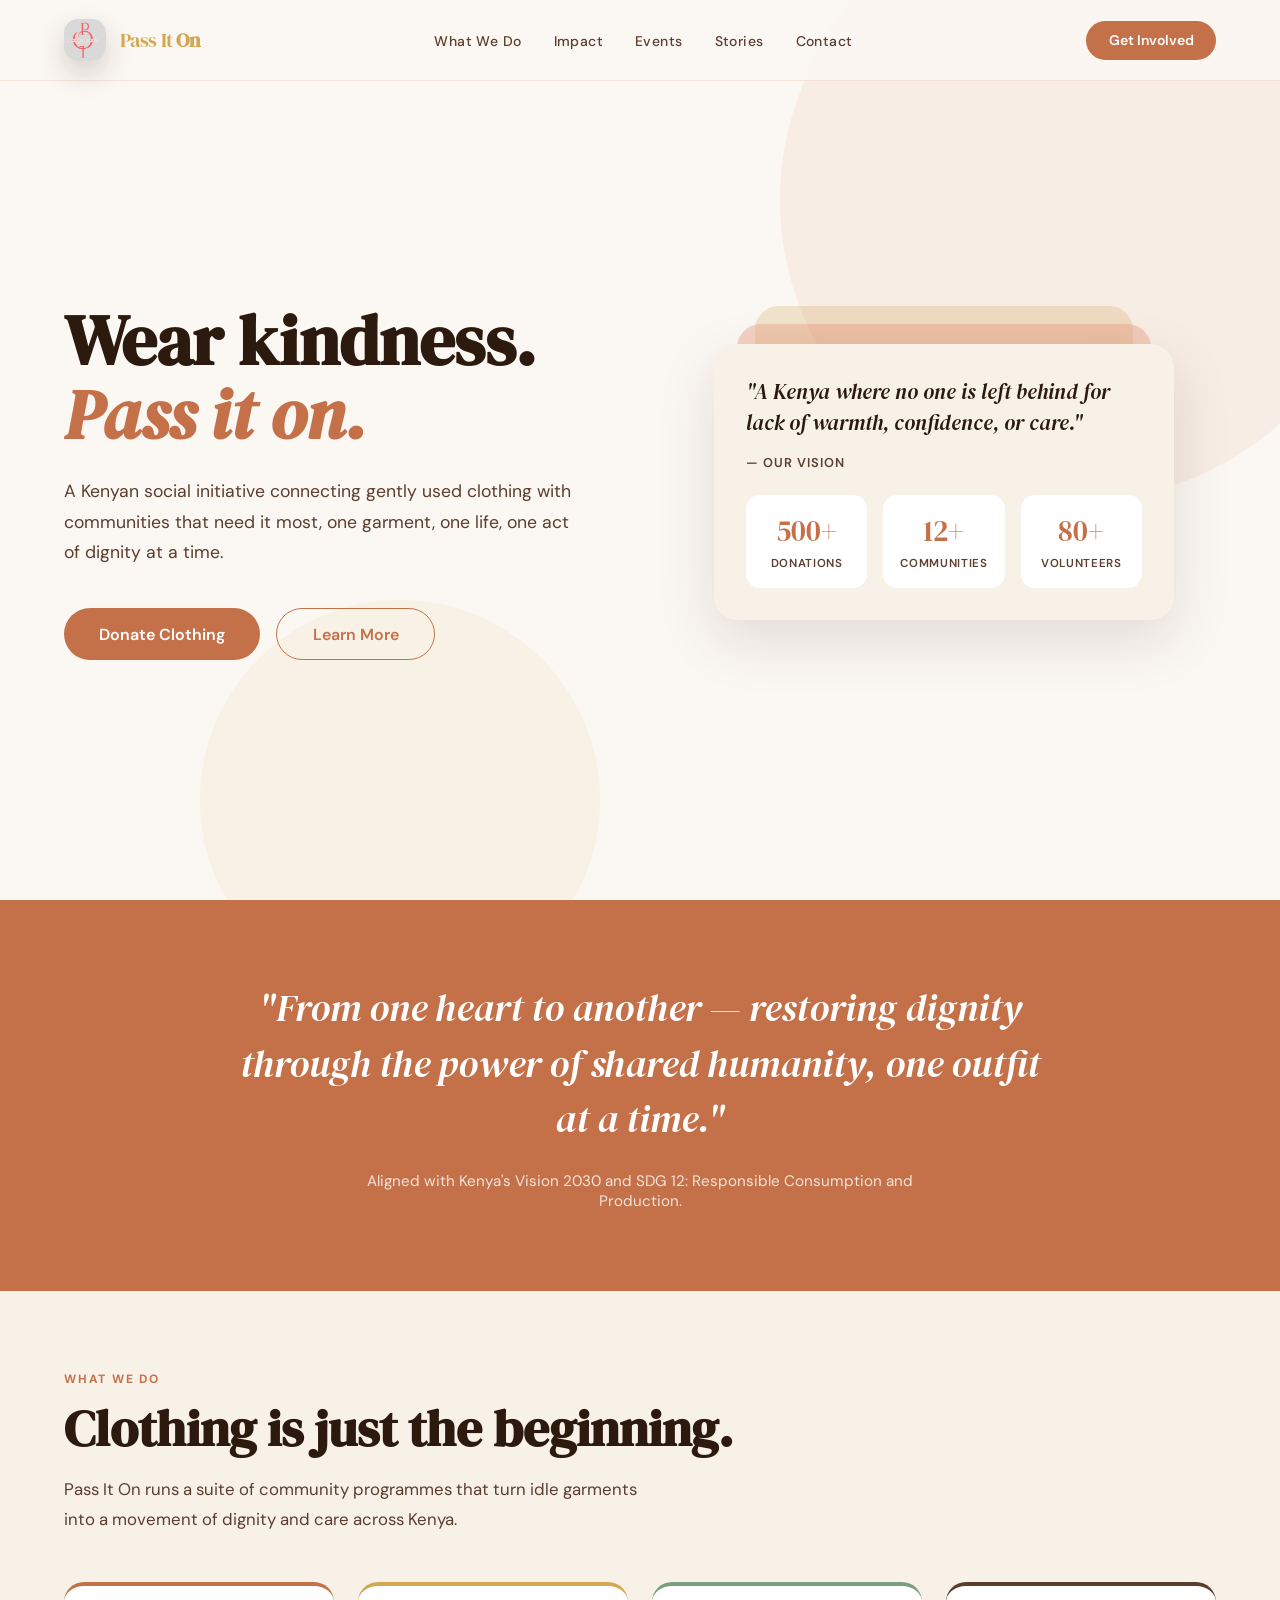
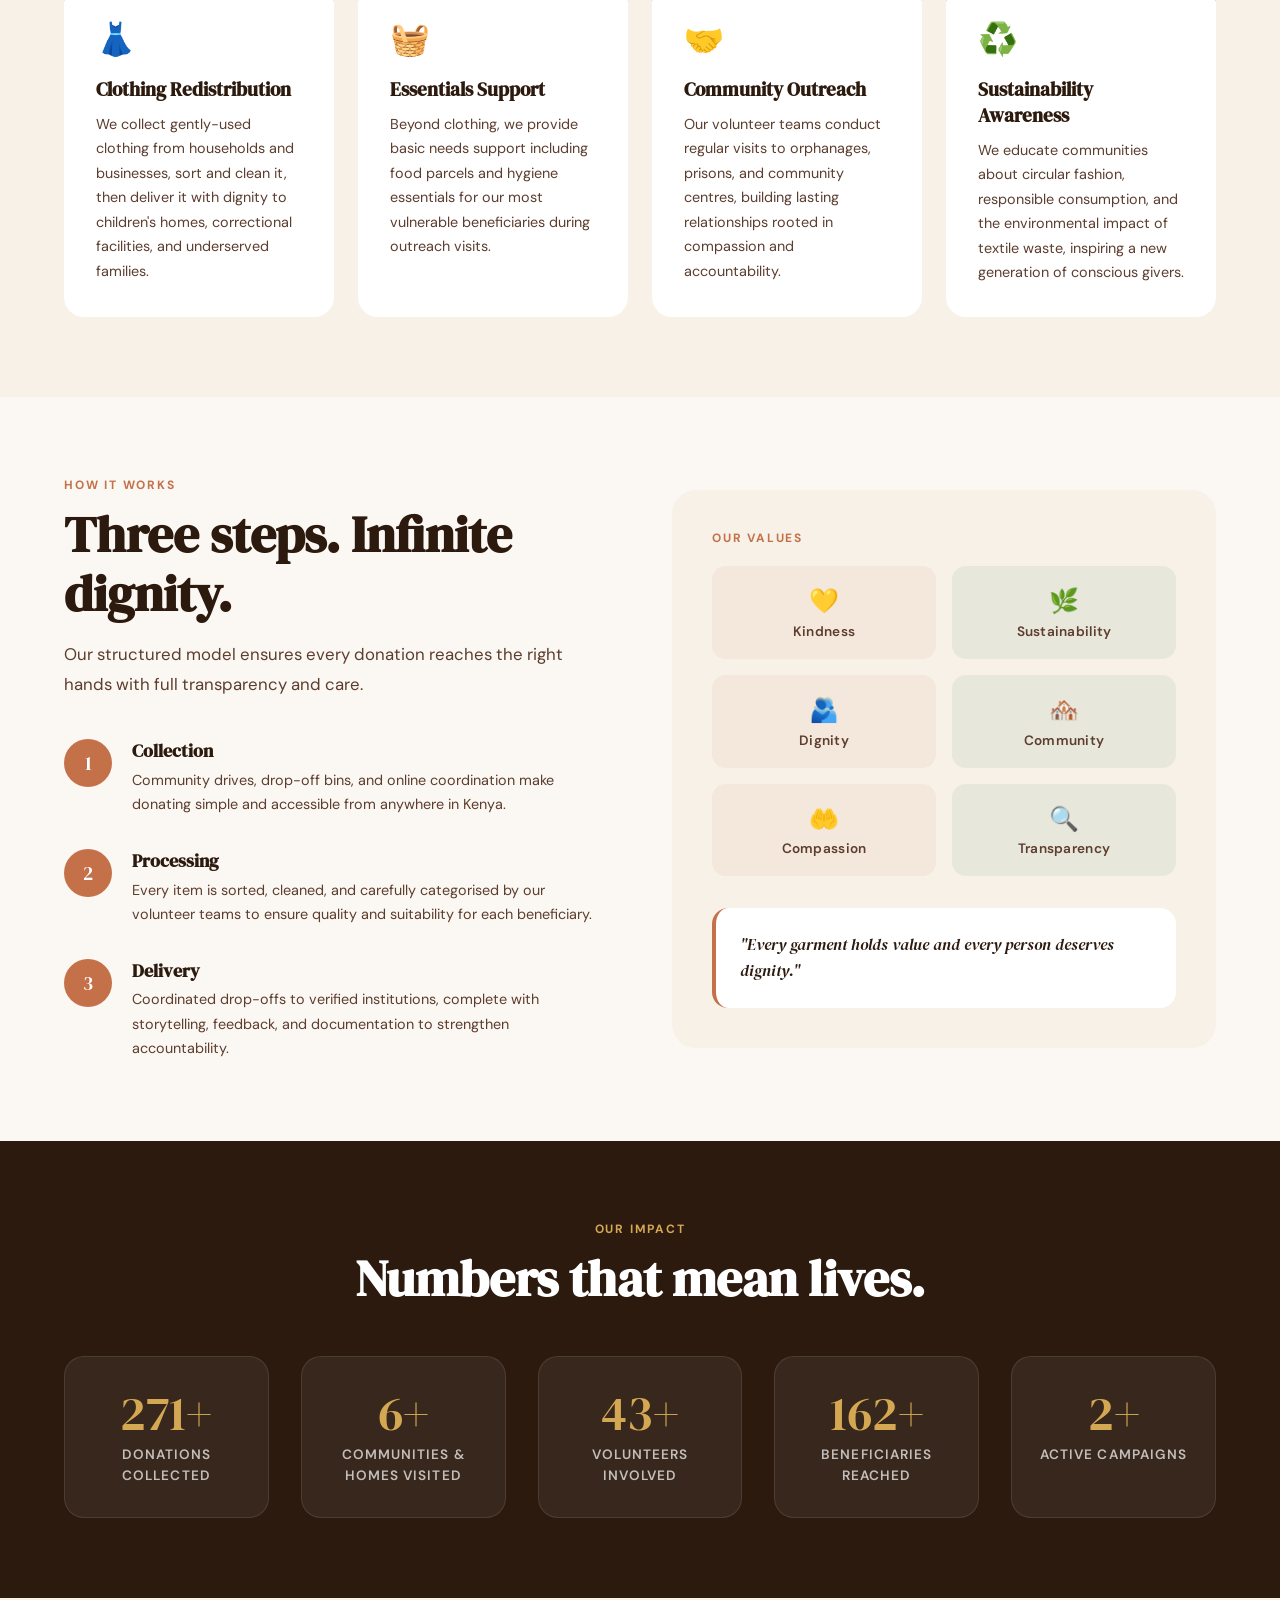
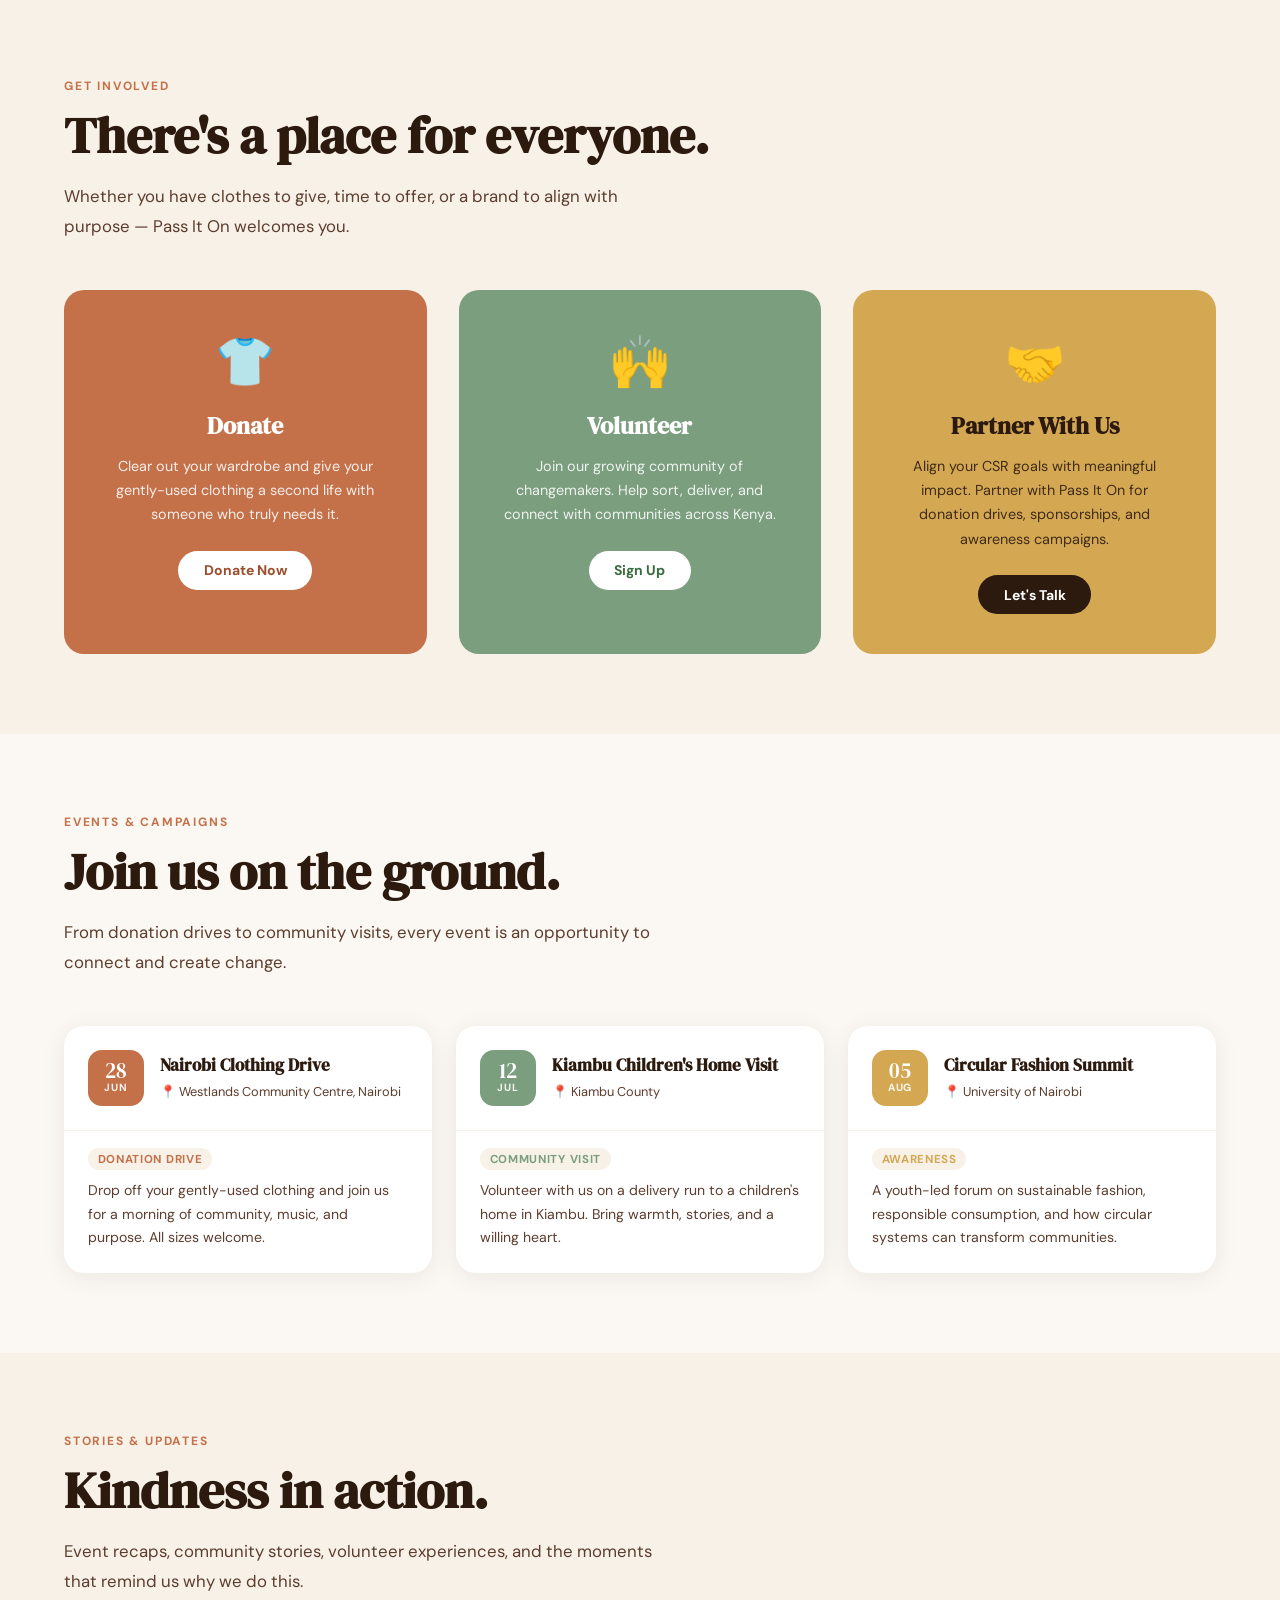
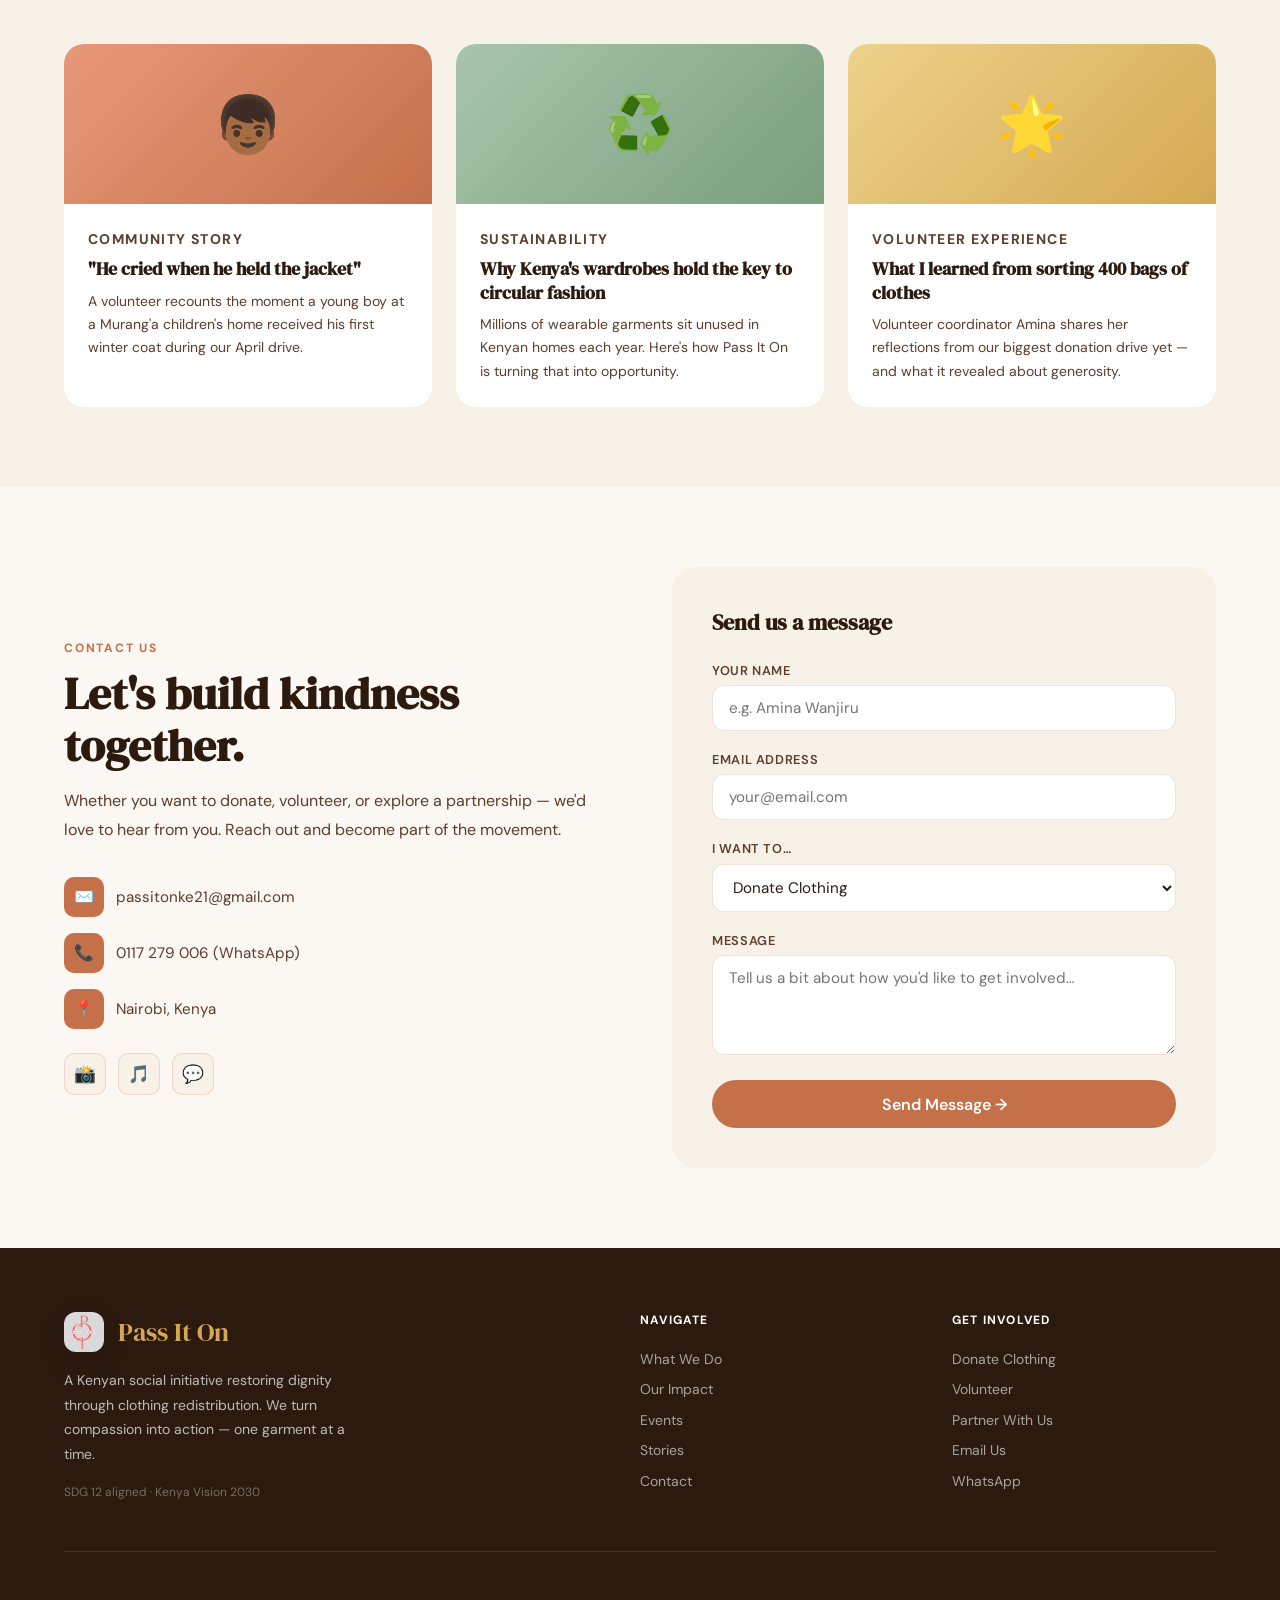
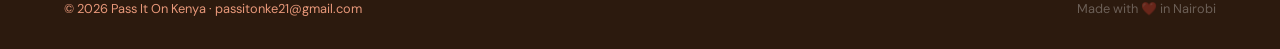
<file: index.html>
<!DOCTYPE html>
<html lang="en">
<head>
<meta charset="UTF-8" />
<meta name="viewport" content="width=device-width, initial-scale=1.0" />
<title>Pass It On – Wear Kindness. Pass It On.</title>
<link href="https://fonts.googleapis.com/css2?family=DM+Serif+Display:ital@0;1&family=DM+Sans:wght@300;400;500;600&display=swap" rel="stylesheet" />
<link rel="stylesheet" href="style.css" />

</head>
<body>

<!-- NAV -->
<nav>
  <a class="nav-logo" href="#">
    <img src="pass-it-on-logo.jpeg" alt="Pass It On logo" />
    <span>Pass It <strong>On</strong></span>
  </a>
  <button class="nav-toggle" aria-label="Toggle navigation">☰</button>
  <ul class="nav-links">
    <li><a href="#what-we-do">What We Do</a></li>
    <li><a href="#impact">Impact</a></li>
    <li><a href="#events">Events</a></li>
    <li><a href="#blog">Stories</a></li>
    <li><a href="#contact">Contact</a></li>
  </ul>
  <a class="btn btn-clay" href="#get-involved">Get Involved</a>
</nav>

<!-- HERO -->
<section id="hero">
  <div class="hero-bg-circle hero-bg-circle-1"></div>
  <div class="hero-bg-circle hero-bg-circle-2"></div>

  <div class="hero-content">
    <h1 class="hero-tagline">Wear kindness.<br><em>Pass it on.</em></h1>
    <p class="hero-desc">A Kenyan social initiative connecting gently used clothing with communities that need it most, one garment, one life, one act of dignity at a time.</p>
    <div class="hero-ctas">
      <a class="btn btn-clay btn-lg" href="#get-involved">Donate Clothing</a>
      <a class="btn btn-outline btn-lg" href="#what-we-do">Learn More</a>
    </div>
  </div>

  <div class="hero-visual">
    <div class="hero-card-stack">
      <div class="hero-card-back2"></div>
      <div class="hero-card-back"></div>
      <div class="hero-card">
        <p class="hero-quote">"A Kenya where no one is left behind for lack of warmth, confidence, or care."</p>
        <p style="font-size:0.8rem; color:var(--brown-mid); font-weight:600; text-transform:uppercase; letter-spacing:0.08em;">— Our Vision</p>
        <div class="hero-stat-row">
          <div class="hero-stat">
            <span class="num">500+</span>
            <span class="lbl">Donations</span>
          </div>
          <div class="hero-stat">
            <span class="num">12+</span>
            <span class="lbl">Communities</span>
          </div>
          <div class="hero-stat">
            <span class="num">80+</span>
            <span class="lbl">Volunteers</span>
          </div>
        </div>
      </div>
    </div>
  </div>
</section>

<!-- MISSION BAND -->
<section id="mission">
  <p class="mission-quote">"From one heart to another — restoring dignity through the power of shared humanity, one outfit at a time."</p>
  <p class="mission-sub">Aligned with Kenya's Vision 2030 and SDG 12: Responsible Consumption and Production.</p>
</section>

<!-- WHAT WE DO -->
<section id="what-we-do">
  <div class="reveal">
    <span class="section-label">What We Do</span>
    <h2 class="section-title">Clothing is just the beginning.</h2>
    <p class="section-desc">Pass It On runs a suite of community programmes that turn idle garments into a movement of dignity and care across Kenya.</p>
  </div>
  <div class="what-grid">
    <div class="what-card clay reveal">
      <span class="what-icon">👗</span>
      <h3>Clothing Redistribution</h3>
      <p>We collect gently-used clothing from households and businesses, sort and clean it, then deliver it with dignity to children's homes, correctional facilities, and underserved families.</p>
    </div>
    <div class="what-card gold reveal">
      <span class="what-icon">🧺</span>
      <h3>Essentials Support</h3>
      <p>Beyond clothing, we provide basic needs support including food parcels and hygiene essentials for our most vulnerable beneficiaries during outreach visits.</p>
    </div>
    <div class="what-card sage reveal">
      <span class="what-icon">🤝</span>
      <h3>Community Outreach</h3>
      <p>Our volunteer teams conduct regular visits to orphanages, prisons, and community centres, building lasting relationships rooted in compassion and accountability.</p>
    </div>
    <div class="what-card brown reveal">
      <span class="what-icon">♻️</span>
      <h3>Sustainability Awareness</h3>
      <p>We educate communities about circular fashion, responsible consumption, and the environmental impact of textile waste, inspiring a new generation of conscious givers.</p>
    </div>
  </div>
</section>

<!-- HOW IT WORKS -->
<section id="how">
  <div class="reveal">
    <span class="section-label">How It Works</span>
    <h2 class="section-title">Three steps. Infinite dignity.</h2>
    <p class="section-desc">Our structured model ensures every donation reaches the right hands with full transparency and care.</p>
    <div class="steps-list">
      <div class="step">
        <div class="step-num">1</div>
        <div class="step-body">
          <h4>Collection</h4>
          <p>Community drives, drop-off bins, and online coordination make donating simple and accessible from anywhere in Kenya.</p>
        </div>
      </div>
      <div class="step">
        <div class="step-num">2</div>
        <div class="step-body">
          <h4>Processing</h4>
          <p>Every item is sorted, cleaned, and carefully categorised by our volunteer teams to ensure quality and suitability for each beneficiary.</p>
        </div>
      </div>
      <div class="step">
        <div class="step-num">3</div>
        <div class="step-body">
          <h4>Delivery</h4>
          <p>Coordinated drop-offs to verified institutions, complete with storytelling, feedback, and documentation to strengthen accountability.</p>
        </div>
      </div>
    </div>
  </div>

  <div class="how-visual reveal">
    <span class="section-label" style="margin-bottom:1.25rem; display:block;">Our Values</span>
    <div class="values-grid">
      <div class="value-chip"><span class="emoji">💛</span>Kindness</div>
      <div class="value-chip"><span class="emoji">🌿</span>Sustainability</div>
      <div class="value-chip"><span class="emoji">🫂</span>Dignity</div>
      <div class="value-chip"><span class="emoji">🏘️</span>Community</div>
      <div class="value-chip"><span class="emoji">🤲</span>Compassion</div>
      <div class="value-chip"><span class="emoji">🔍</span>Transparency</div>
    </div>
    <div style="margin-top:2rem; padding:1.5rem; background:white; border-radius:16px; border-left:4px solid var(--clay);">
      <p style="font-family:'DM Serif Display',serif; font-style:italic; font-size:1rem; color:var(--brown-dark); line-height:1.6;">"Every garment holds value and every person deserves dignity."</p>
    </div>
  </div>
</section>

<!-- IMPACT -->
<section id="impact">
  <span class="section-label">Our Impact</span>
  <h2 class="section-title">Numbers that mean lives.</h2>
  <div class="impact-grid">
    <div class="impact-card reveal">
      <span class="impact-num">500+</span>
      <span class="impact-label">Donations Collected</span>
    </div>
    <div class="impact-card reveal">
      <span class="impact-num">12+</span>
      <span class="impact-label">Communities & Homes Visited</span>
    </div>
    <div class="impact-card reveal">
      <span class="impact-num">80+</span>
      <span class="impact-label">Volunteers Involved</span>
    </div>
    <div class="impact-card reveal">
      <span class="impact-num">300+</span>
      <span class="impact-label">Beneficiaries Reached</span>
    </div>
    <div class="impact-card reveal">
      <span class="impact-num">4</span>
      <span class="impact-label">Active Campaigns</span>
    </div>
  </div>
</section>

<!-- GET INVOLVED -->
<section id="get-involved">
  <div class="reveal">
    <span class="section-label">Get Involved</span>
    <h2 class="section-title">There's a place for everyone.</h2>
    <p class="section-desc">Whether you have clothes to give, time to offer, or a brand to align with purpose — Pass It On welcomes you.</p>
  </div>
  <div class="involve-grid">
    <div class="involve-card donate reveal">
      <span class="involve-icon">👕</span>
      <h3>Donate</h3>
      <p>Clear out your wardrobe and give your gently-used clothing a second life with someone who truly needs it.</p>
      <a href="#contact" class="btn-white">Donate Now</a>
    </div>
    <div class="involve-card volunteer reveal">
      <span class="involve-icon">🙌</span>
      <h3>Volunteer</h3>
      <p>Join our growing community of changemakers. Help sort, deliver, and connect with communities across Kenya.</p>
      <a href="#contact" class="btn-white">Sign Up</a>
    </div>
    <div class="involve-card partner reveal">
      <span class="involve-icon">🤝</span>
      <h3>Partner With Us</h3>
      <p>Align your CSR goals with meaningful impact. Partner with Pass It On for donation drives, sponsorships, and awareness campaigns.</p>
      <a href="#contact" class="btn-white">Let's Talk</a>
    </div>
  </div>
</section>

<!-- EVENTS -->
<section id="events">
  <div class="reveal">
    <span class="section-label">Events & Campaigns</span>
    <h2 class="section-title">Join us on the ground.</h2>
    <p class="section-desc">From donation drives to community visits, every event is an opportunity to connect and create change.</p>
  </div>
  <div class="events-grid">
    <div class="event-card reveal">
      <div class="event-header">
        <div class="event-date-box">
          <span class="day">28</span>
          <span class="mon">Jun</span>
        </div>
        <div class="event-info">
          <h4>Nairobi Clothing Drive</h4>
          <span>📍 Westlands Community Centre, Nairobi</span>
        </div>
      </div>
      <div class="event-body">
        <span class="event-tag">Donation Drive</span>
        <p>Drop off your gently-used clothing and join us for a morning of community, music, and purpose. All sizes welcome.</p>
      </div>
    </div>
    <div class="event-card reveal">
      <div class="event-header">
        <div class="event-date-box" style="background:var(--sage);">
          <span class="day">12</span>
          <span class="mon">Jul</span>
        </div>
        <div class="event-info">
          <h4>Kiambu Children's Home Visit</h4>
          <span>📍 Kiambu County</span>
        </div>
      </div>
      <div class="event-body">
        <span class="event-tag" style="color:var(--sage);">Community Visit</span>
        <p>Volunteer with us on a delivery run to a children's home in Kiambu. Bring warmth, stories, and a willing heart.</p>
      </div>
    </div>
    <div class="event-card reveal">
      <div class="event-header">
        <div class="event-date-box" style="background:var(--gold);">
          <span class="day">05</span>
          <span class="mon">Aug</span>
        </div>
        <div class="event-info">
          <h4>Circular Fashion Summit</h4>
          <span>📍 University of Nairobi</span>
        </div>
      </div>
      <div class="event-body">
        <span class="event-tag" style="color:var(--gold);">Awareness</span>
        <p>A youth-led forum on sustainable fashion, responsible consumption, and how circular systems can transform communities.</p>
      </div>
    </div>
  </div>
</section>

<!-- BLOG -->
<section id="blog">
  <div class="reveal">
    <span class="section-label">Stories & Updates</span>
    <h2 class="section-title">Kindness in action.</h2>
    <p class="section-desc">Event recaps, community stories, volunteer experiences, and the moments that remind us why we do this.</p>
  </div>
  <div class="blog-grid">
    <div class="blog-card reveal">
      <div class="blog-thumb">👦🏾</div>
      <div class="blog-content">
        <p class="blog-category">Community Story</p>
        <h3>"He cried when he held the jacket"</h3>
        <p>A volunteer recounts the moment a young boy at a Murang'a children's home received his first winter coat during our April drive.</p>
      </div>
    </div>
    <div class="blog-card reveal">
      <div class="blog-thumb">♻️</div>
      <div class="blog-content">
        <p class="blog-category">Sustainability</p>
        <h3>Why Kenya's wardrobes hold the key to circular fashion</h3>
        <p>Millions of wearable garments sit unused in Kenyan homes each year. Here's how Pass It On is turning that into opportunity.</p>
      </div>
    </div>
    <div class="blog-card reveal">
      <div class="blog-thumb">🌟</div>
      <div class="blog-content">
        <p class="blog-category">Volunteer Experience</p>
        <h3>What I learned from sorting 400 bags of clothes</h3>
        <p>Volunteer coordinator Amina shares her reflections from our biggest donation drive yet — and what it revealed about generosity.</p>
      </div>
    </div>
  </div>
</section>

<!-- CONTACT -->
<section id="contact">
  <div class="contact-info reveal">
    <span class="section-label">Contact Us</span>
    <h2>Let's build kindness together.</h2>
    <p>Whether you want to donate, volunteer, or explore a partnership — we'd love to hear from you. Reach out and become part of the movement.</p>

    <div class="contact-detail">
      <div class="icon">✉️</div>
      <a href="mailto:passitonke21@gmail.com" style="color:inherit; text-decoration:none;">passitonke21@gmail.com</a>
    </div>
    <div class="contact-detail">
      <div class="icon">📞</div>
      <a href="https://wa.me/254117279006" target="_blank" style="color:inherit; text-decoration:none;">0117 279 006 (WhatsApp)</a>
    </div>
    <div class="contact-detail">
      <div class="icon">📍</div>
      <span>Nairobi, Kenya</span>
    </div>

    <div class="social-row">
      <a class="social-btn" href="#" title="Instagram">📸</a>
      <a class="social-btn" href="#" title="TikTok">🎵</a>
      <a class="social-btn" href="https://wa.me/254117279006" target="_blank" title="WhatsApp">💬</a>
    </div>
  </div>

  <div class="contact-form reveal">
    <h3 style="font-family:'DM Serif Display',serif; font-size:1.4rem; color:var(--brown-dark); margin-bottom:1.5rem;">Send us a message</h3>
    <div class="form-group">
      <label>Your Name</label>
      <input type="text" placeholder="e.g. Amina Wanjiru" />
    </div>
    <div class="form-group">
      <label>Email Address</label>
      <input type="email" placeholder="your@email.com" />
    </div>
    <div class="form-group">
      <label>I want to…</label>
      <select>
        <option>Donate Clothing</option>
        <option>Volunteer</option>
        <option>Partner With Us</option>
        <option>Something Else</option>
      </select>
    </div>
    <div class="form-group">
      <label>Message</label>
      <textarea placeholder="Tell us a bit about how you'd like to get involved…"></textarea>
    </div>
    <button class="btn btn-clay" style="width:100%; justify-content:center; font-size:1rem; padding:0.85rem;">Send Message →</button>
  </div>
</section>

<!-- FOOTER -->
<footer>
  <div class="footer-top">
    <div class="footer-brand">
      <span class="logo"><img src="pass-it-on-logo.jpeg" alt="Pass It On logo" /><span>Pass It <span>On</span></span></span>
      <p>A Kenyan social initiative restoring dignity through clothing redistribution. We turn compassion into action — one garment at a time.</p>
      <p style="margin-top:1rem; font-size:0.75rem; opacity:0.5;">SDG 12 aligned · Kenya Vision 2030</p>
    </div>
    <div class="footer-col">
      <h4>Navigate</h4>
      <ul>
        <li><a href="#what-we-do">What We Do</a></li>
        <li><a href="#impact">Our Impact</a></li>
        <li><a href="#events">Events</a></li>
        <li><a href="#blog">Stories</a></li>
        <li><a href="#contact">Contact</a></li>
      </ul>
    </div>
    <div class="footer-col">
      <h4>Get Involved</h4>
      <ul>
        <li><a href="#get-involved">Donate Clothing</a></li>
        <li><a href="#get-involved">Volunteer</a></li>
        <li><a href="#get-involved">Partner With Us</a></li>
        <li><a href="mailto:passitonke21@gmail.com">Email Us</a></li>
        <li><a href="https://wa.me/254117279006">WhatsApp</a></li>
      </ul>
    </div>
  </div>
  <div class="footer-bottom">
    <span>© <span id="current-year"></span> Pass It On Kenya · <span>passitonke21@gmail.com</span></span>
    <span style="color:rgba(255,255,255,0.3);">Made with ❤️ in Nairobi</span>
  </div>
</footer>
<script src="script.js"></script>
</body>
</html>
</file>
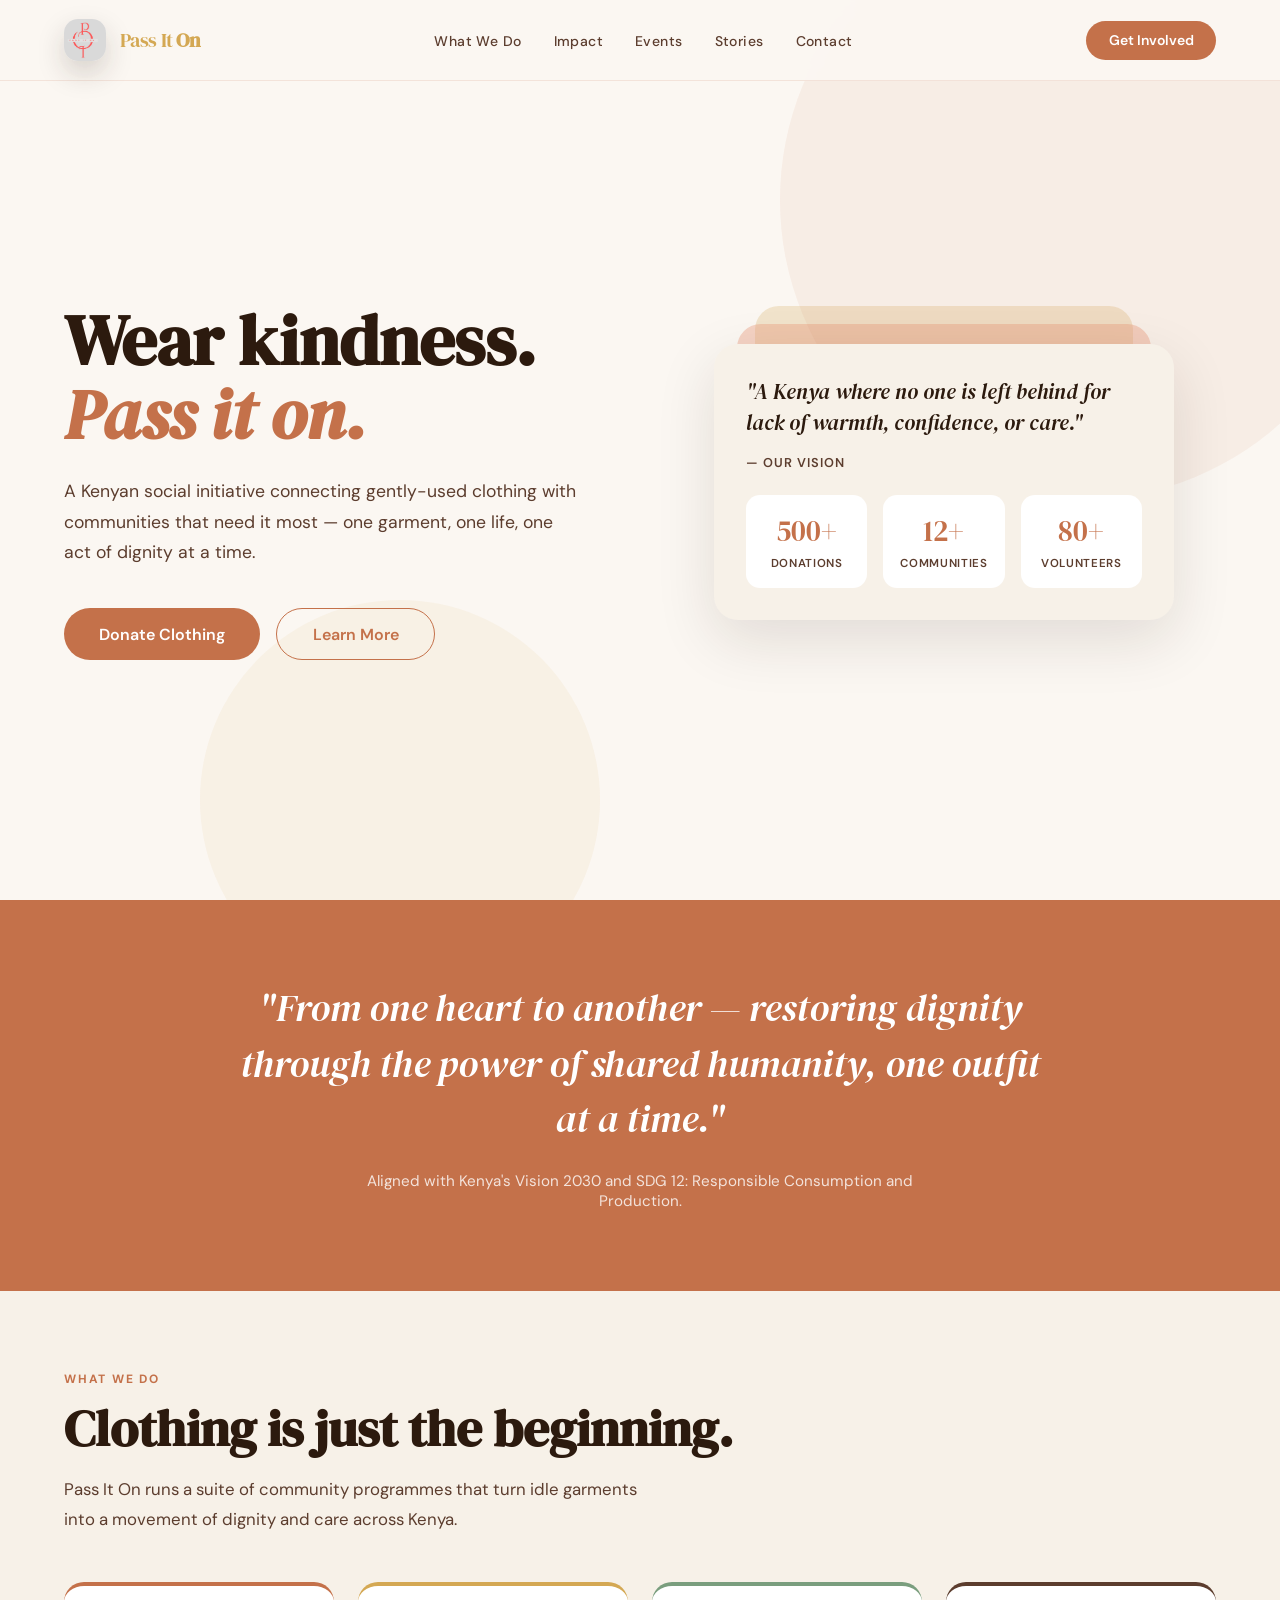
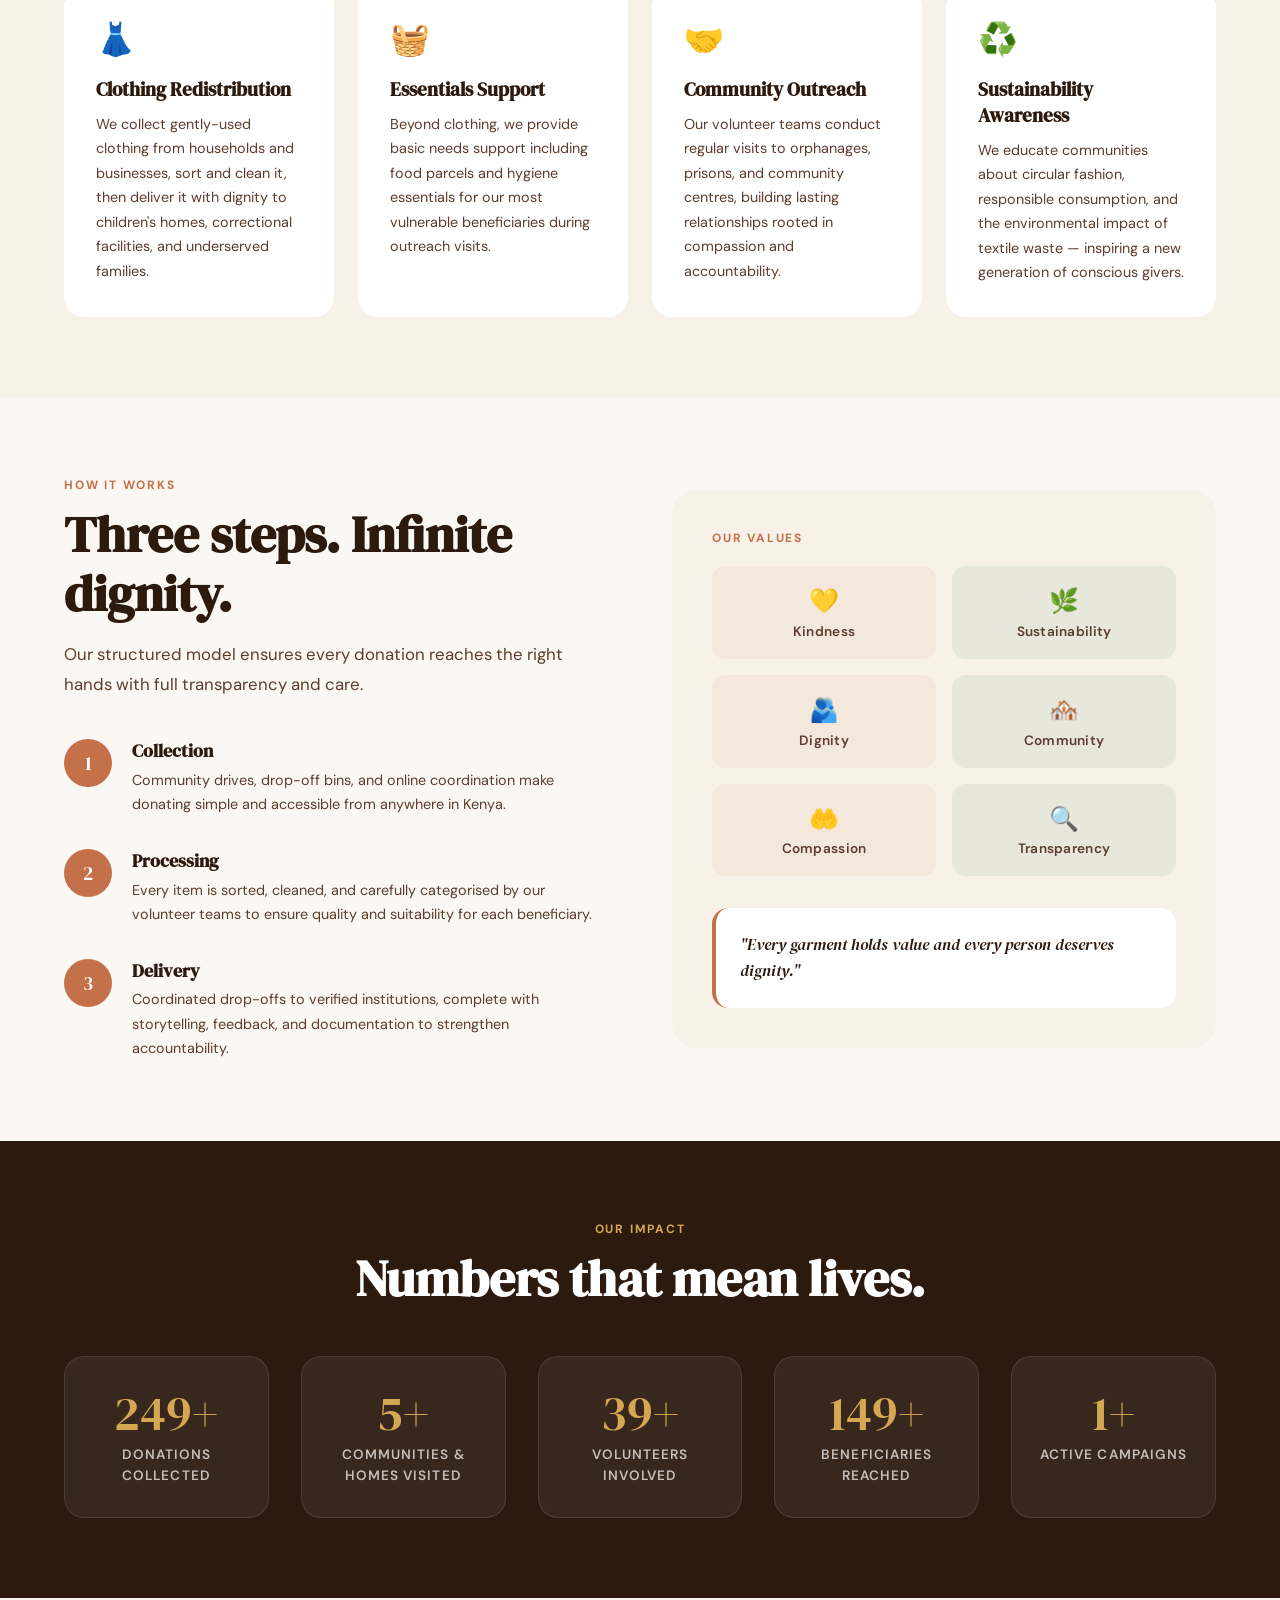
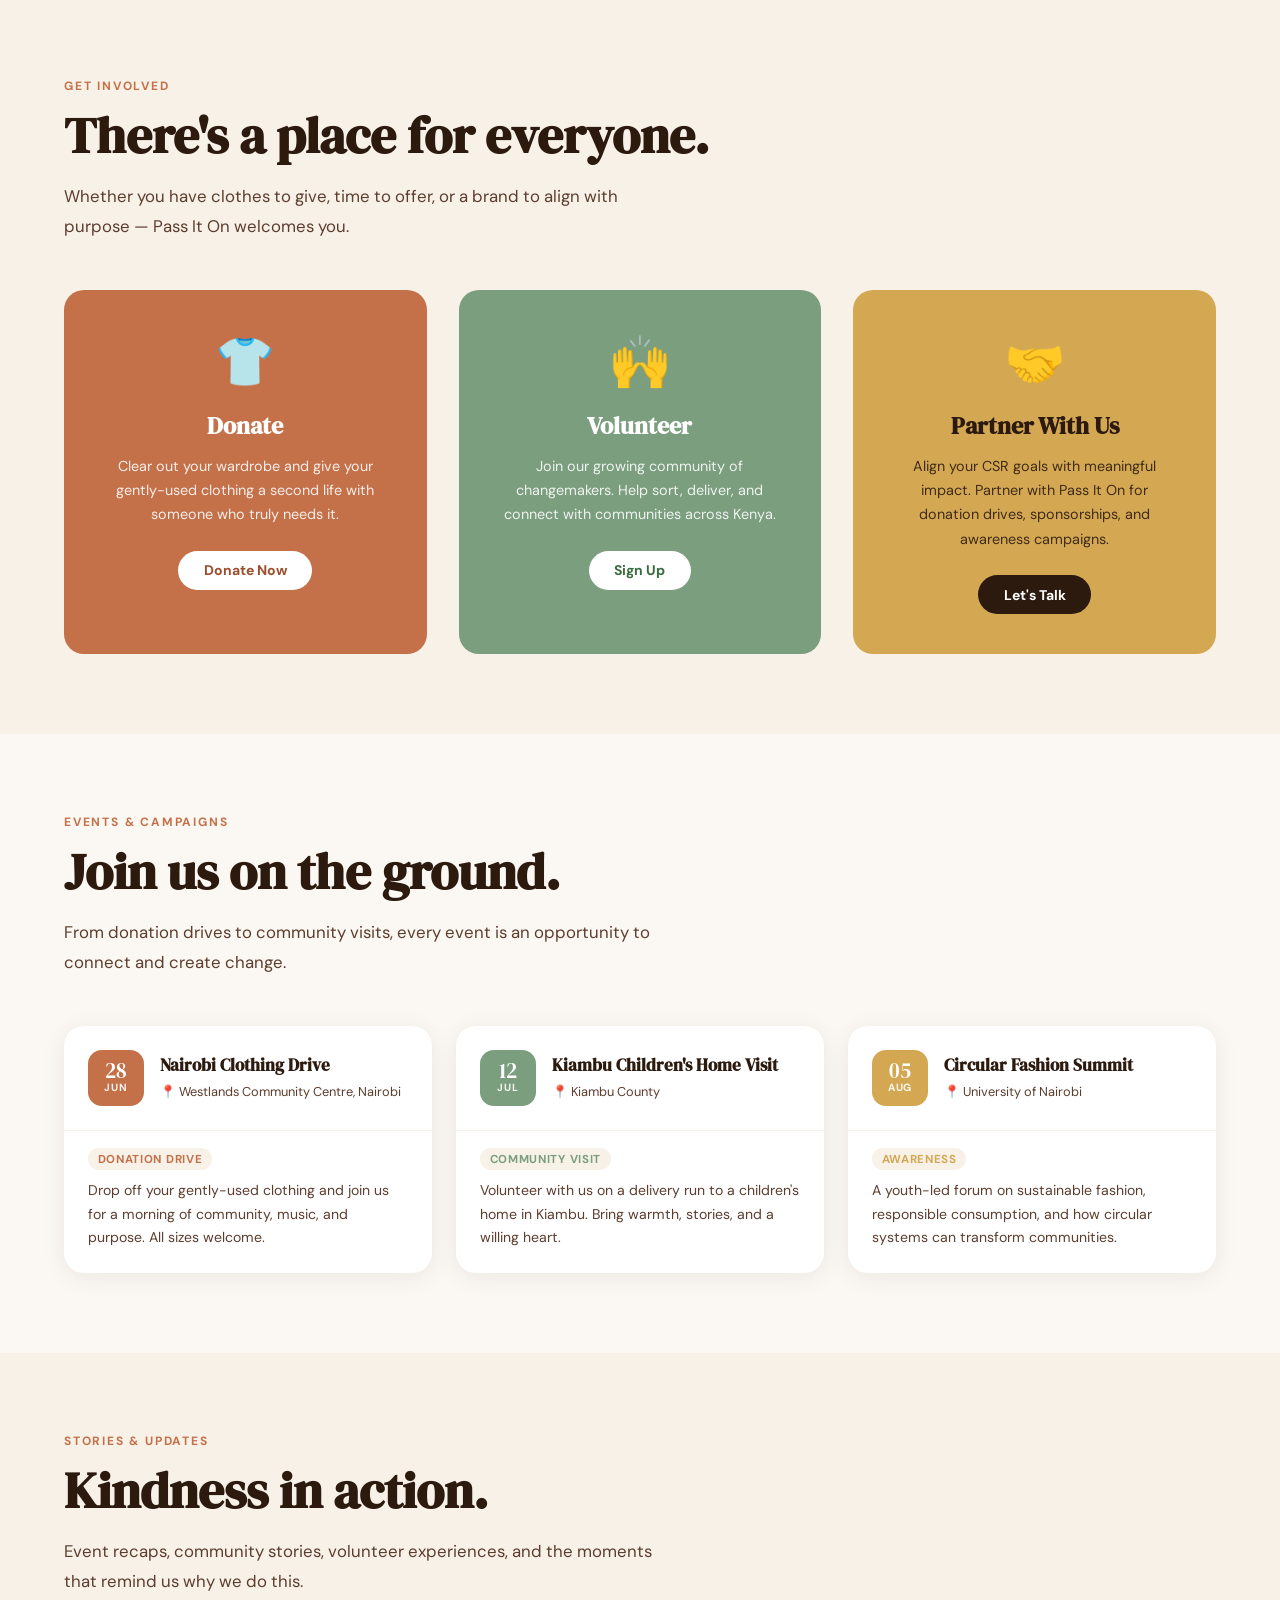
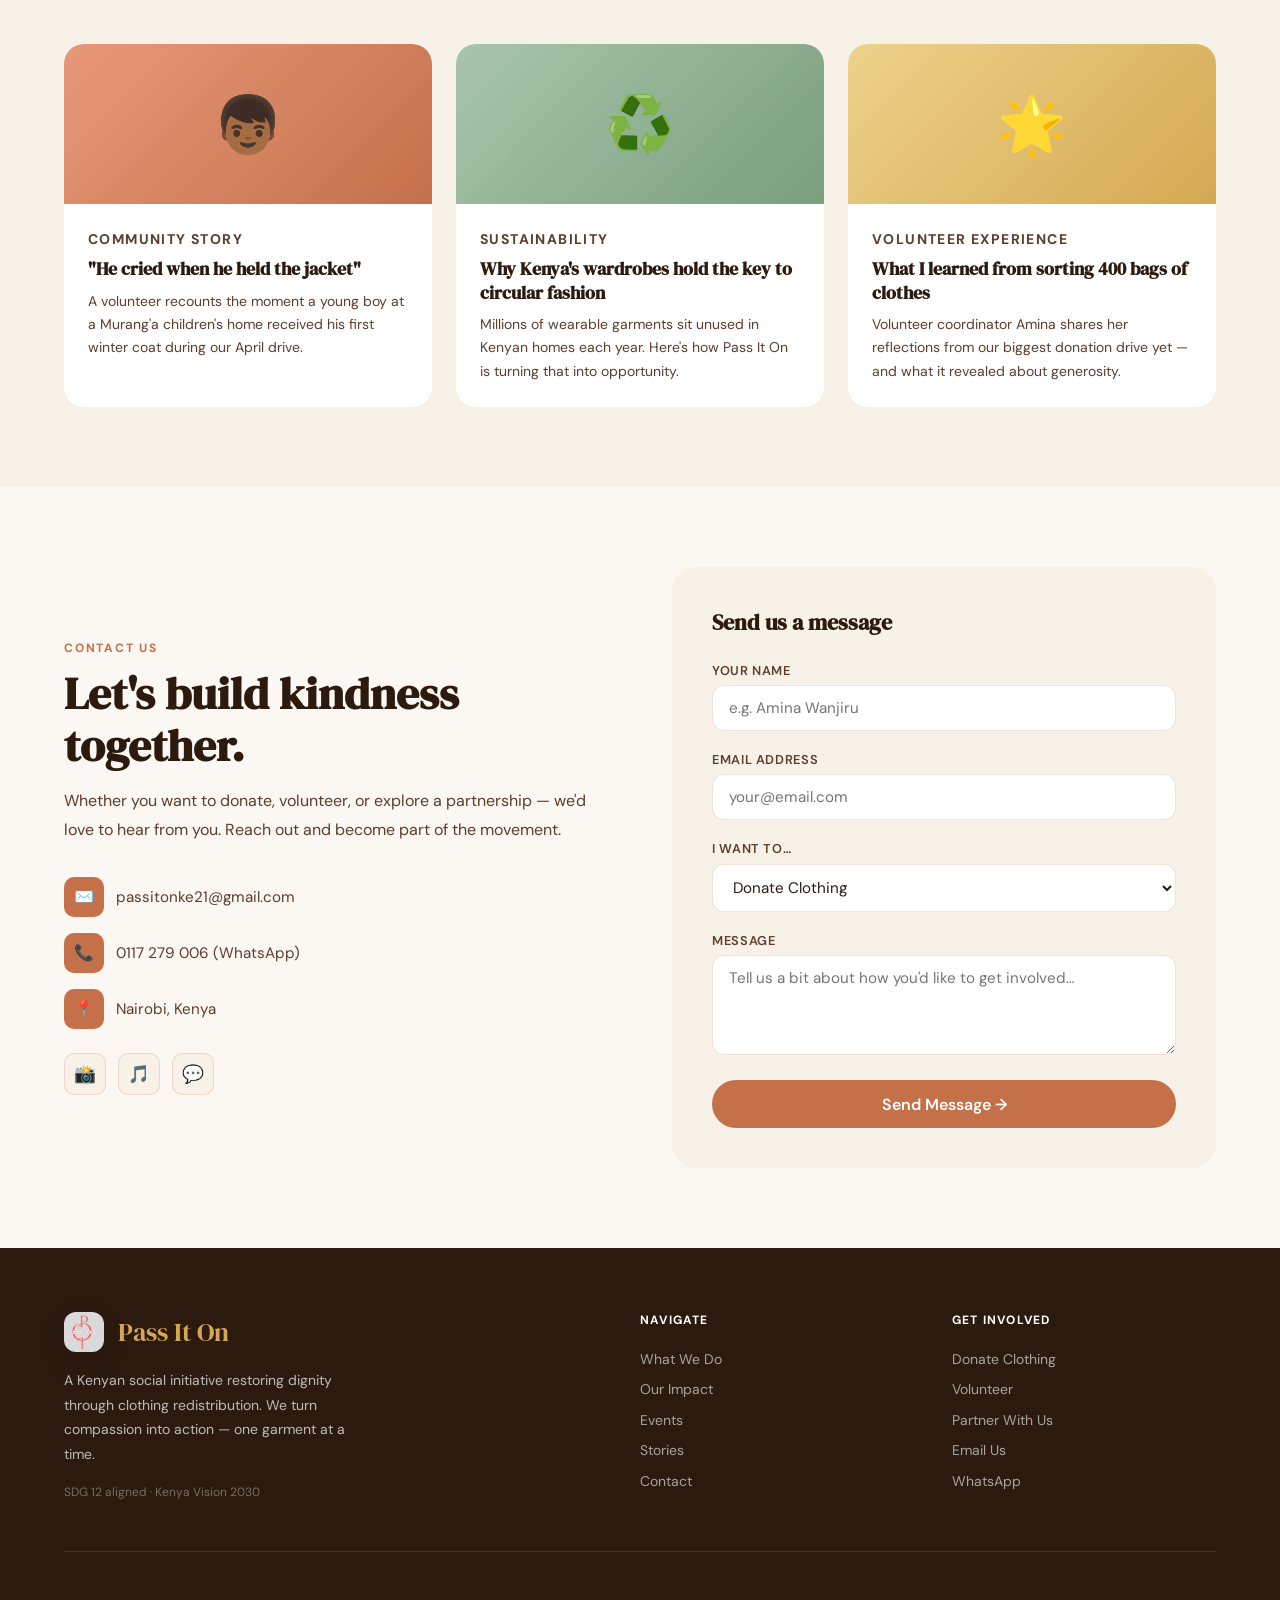
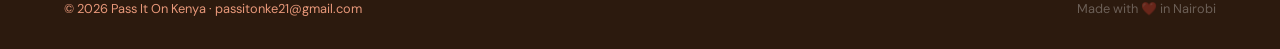
<file: pass-it-on.html>
<!DOCTYPE html>
<html lang="en">
<head>
<meta charset="UTF-8" />
<meta name="viewport" content="width=device-width, initial-scale=1.0" />
<title>Pass It On – Wear Kindness. Pass It On.</title>
<link href="https://fonts.googleapis.com/css2?family=DM+Serif+Display:ital@0;1&family=DM+Sans:wght@300;400;500;600&display=swap" rel="stylesheet" />
<link rel="stylesheet" href="style.css" />

</head>
<body>

<!-- NAV -->
<nav>
  <a class="nav-logo" href="#">
    <img src="pass-it-on-logo.jpeg" alt="Pass It On logo" />
    <span>Pass It <strong>On</strong></span>
  </a>
  <button class="nav-toggle" aria-label="Toggle navigation">☰</button>
  <ul class="nav-links">
    <li><a href="#what-we-do">What We Do</a></li>
    <li><a href="#impact">Impact</a></li>
    <li><a href="#events">Events</a></li>
    <li><a href="#blog">Stories</a></li>
    <li><a href="#contact">Contact</a></li>
  </ul>
  <a class="btn btn-clay" href="#get-involved">Get Involved</a>
</nav>

<!-- HERO -->
<section id="hero">
  <div class="hero-bg-circle hero-bg-circle-1"></div>
  <div class="hero-bg-circle hero-bg-circle-2"></div>

  <div class="hero-content">
    <h1 class="hero-tagline">Wear kindness.<br><em>Pass it on.</em></h1>
    <p class="hero-desc">A Kenyan social initiative connecting gently-used clothing with communities that need it most — one garment, one life, one act of dignity at a time.</p>
    <div class="hero-ctas">
      <a class="btn btn-clay btn-lg" href="#get-involved">Donate Clothing</a>
      <a class="btn btn-outline btn-lg" href="#what-we-do">Learn More</a>
    </div>
  </div>

  <div class="hero-visual">
    <div class="hero-card-stack">
      <div class="hero-card-back2"></div>
      <div class="hero-card-back"></div>
      <div class="hero-card">
        <p class="hero-quote">"A Kenya where no one is left behind for lack of warmth, confidence, or care."</p>
        <p style="font-size:0.8rem; color:var(--brown-mid); font-weight:600; text-transform:uppercase; letter-spacing:0.08em;">— Our Vision</p>
        <div class="hero-stat-row">
          <div class="hero-stat">
            <span class="num">500+</span>
            <span class="lbl">Donations</span>
          </div>
          <div class="hero-stat">
            <span class="num">12+</span>
            <span class="lbl">Communities</span>
          </div>
          <div class="hero-stat">
            <span class="num">80+</span>
            <span class="lbl">Volunteers</span>
          </div>
        </div>
      </div>
    </div>
  </div>
</section>

<!-- MISSION BAND -->
<section id="mission">
  <p class="mission-quote">"From one heart to another — restoring dignity through the power of shared humanity, one outfit at a time."</p>
  <p class="mission-sub">Aligned with Kenya's Vision 2030 and SDG 12: Responsible Consumption and Production.</p>
</section>

<!-- WHAT WE DO -->
<section id="what-we-do">
  <div class="reveal">
    <span class="section-label">What We Do</span>
    <h2 class="section-title">Clothing is just the beginning.</h2>
    <p class="section-desc">Pass It On runs a suite of community programmes that turn idle garments into a movement of dignity and care across Kenya.</p>
  </div>
  <div class="what-grid">
    <div class="what-card clay reveal">
      <span class="what-icon">👗</span>
      <h3>Clothing Redistribution</h3>
      <p>We collect gently-used clothing from households and businesses, sort and clean it, then deliver it with dignity to children's homes, correctional facilities, and underserved families.</p>
    </div>
    <div class="what-card gold reveal">
      <span class="what-icon">🧺</span>
      <h3>Essentials Support</h3>
      <p>Beyond clothing, we provide basic needs support including food parcels and hygiene essentials for our most vulnerable beneficiaries during outreach visits.</p>
    </div>
    <div class="what-card sage reveal">
      <span class="what-icon">🤝</span>
      <h3>Community Outreach</h3>
      <p>Our volunteer teams conduct regular visits to orphanages, prisons, and community centres, building lasting relationships rooted in compassion and accountability.</p>
    </div>
    <div class="what-card brown reveal">
      <span class="what-icon">♻️</span>
      <h3>Sustainability Awareness</h3>
      <p>We educate communities about circular fashion, responsible consumption, and the environmental impact of textile waste — inspiring a new generation of conscious givers.</p>
    </div>
  </div>
</section>

<!-- HOW IT WORKS -->
<section id="how">
  <div class="reveal">
    <span class="section-label">How It Works</span>
    <h2 class="section-title">Three steps. Infinite dignity.</h2>
    <p class="section-desc">Our structured model ensures every donation reaches the right hands with full transparency and care.</p>
    <div class="steps-list">
      <div class="step">
        <div class="step-num">1</div>
        <div class="step-body">
          <h4>Collection</h4>
          <p>Community drives, drop-off bins, and online coordination make donating simple and accessible from anywhere in Kenya.</p>
        </div>
      </div>
      <div class="step">
        <div class="step-num">2</div>
        <div class="step-body">
          <h4>Processing</h4>
          <p>Every item is sorted, cleaned, and carefully categorised by our volunteer teams to ensure quality and suitability for each beneficiary.</p>
        </div>
      </div>
      <div class="step">
        <div class="step-num">3</div>
        <div class="step-body">
          <h4>Delivery</h4>
          <p>Coordinated drop-offs to verified institutions, complete with storytelling, feedback, and documentation to strengthen accountability.</p>
        </div>
      </div>
    </div>
  </div>

  <div class="how-visual reveal">
    <span class="section-label" style="margin-bottom:1.25rem; display:block;">Our Values</span>
    <div class="values-grid">
      <div class="value-chip"><span class="emoji">💛</span>Kindness</div>
      <div class="value-chip"><span class="emoji">🌿</span>Sustainability</div>
      <div class="value-chip"><span class="emoji">🫂</span>Dignity</div>
      <div class="value-chip"><span class="emoji">🏘️</span>Community</div>
      <div class="value-chip"><span class="emoji">🤲</span>Compassion</div>
      <div class="value-chip"><span class="emoji">🔍</span>Transparency</div>
    </div>
    <div style="margin-top:2rem; padding:1.5rem; background:white; border-radius:16px; border-left:4px solid var(--clay);">
      <p style="font-family:'DM Serif Display',serif; font-style:italic; font-size:1rem; color:var(--brown-dark); line-height:1.6;">"Every garment holds value and every person deserves dignity."</p>
    </div>
  </div>
</section>

<!-- IMPACT -->
<section id="impact">
  <span class="section-label">Our Impact</span>
  <h2 class="section-title">Numbers that mean lives.</h2>
  <div class="impact-grid">
    <div class="impact-card reveal">
      <span class="impact-num">500+</span>
      <span class="impact-label">Donations Collected</span>
    </div>
    <div class="impact-card reveal">
      <span class="impact-num">12+</span>
      <span class="impact-label">Communities & Homes Visited</span>
    </div>
    <div class="impact-card reveal">
      <span class="impact-num">80+</span>
      <span class="impact-label">Volunteers Involved</span>
    </div>
    <div class="impact-card reveal">
      <span class="impact-num">300+</span>
      <span class="impact-label">Beneficiaries Reached</span>
    </div>
    <div class="impact-card reveal">
      <span class="impact-num">4</span>
      <span class="impact-label">Active Campaigns</span>
    </div>
  </div>
</section>

<!-- GET INVOLVED -->
<section id="get-involved">
  <div class="reveal">
    <span class="section-label">Get Involved</span>
    <h2 class="section-title">There's a place for everyone.</h2>
    <p class="section-desc">Whether you have clothes to give, time to offer, or a brand to align with purpose — Pass It On welcomes you.</p>
  </div>
  <div class="involve-grid">
    <div class="involve-card donate reveal">
      <span class="involve-icon">👕</span>
      <h3>Donate</h3>
      <p>Clear out your wardrobe and give your gently-used clothing a second life with someone who truly needs it.</p>
      <a href="#contact" class="btn-white">Donate Now</a>
    </div>
    <div class="involve-card volunteer reveal">
      <span class="involve-icon">🙌</span>
      <h3>Volunteer</h3>
      <p>Join our growing community of changemakers. Help sort, deliver, and connect with communities across Kenya.</p>
      <a href="#contact" class="btn-white">Sign Up</a>
    </div>
    <div class="involve-card partner reveal">
      <span class="involve-icon">🤝</span>
      <h3>Partner With Us</h3>
      <p>Align your CSR goals with meaningful impact. Partner with Pass It On for donation drives, sponsorships, and awareness campaigns.</p>
      <a href="#contact" class="btn-white">Let's Talk</a>
    </div>
  </div>
</section>

<!-- EVENTS -->
<section id="events">
  <div class="reveal">
    <span class="section-label">Events & Campaigns</span>
    <h2 class="section-title">Join us on the ground.</h2>
    <p class="section-desc">From donation drives to community visits, every event is an opportunity to connect and create change.</p>
  </div>
  <div class="events-grid">
    <div class="event-card reveal">
      <div class="event-header">
        <div class="event-date-box">
          <span class="day">28</span>
          <span class="mon">Jun</span>
        </div>
        <div class="event-info">
          <h4>Nairobi Clothing Drive</h4>
          <span>📍 Westlands Community Centre, Nairobi</span>
        </div>
      </div>
      <div class="event-body">
        <span class="event-tag">Donation Drive</span>
        <p>Drop off your gently-used clothing and join us for a morning of community, music, and purpose. All sizes welcome.</p>
      </div>
    </div>
    <div class="event-card reveal">
      <div class="event-header">
        <div class="event-date-box" style="background:var(--sage);">
          <span class="day">12</span>
          <span class="mon">Jul</span>
        </div>
        <div class="event-info">
          <h4>Kiambu Children's Home Visit</h4>
          <span>📍 Kiambu County</span>
        </div>
      </div>
      <div class="event-body">
        <span class="event-tag" style="color:var(--sage);">Community Visit</span>
        <p>Volunteer with us on a delivery run to a children's home in Kiambu. Bring warmth, stories, and a willing heart.</p>
      </div>
    </div>
    <div class="event-card reveal">
      <div class="event-header">
        <div class="event-date-box" style="background:var(--gold);">
          <span class="day">05</span>
          <span class="mon">Aug</span>
        </div>
        <div class="event-info">
          <h4>Circular Fashion Summit</h4>
          <span>📍 University of Nairobi</span>
        </div>
      </div>
      <div class="event-body">
        <span class="event-tag" style="color:var(--gold);">Awareness</span>
        <p>A youth-led forum on sustainable fashion, responsible consumption, and how circular systems can transform communities.</p>
      </div>
    </div>
  </div>
</section>

<!-- BLOG -->
<section id="blog">
  <div class="reveal">
    <span class="section-label">Stories & Updates</span>
    <h2 class="section-title">Kindness in action.</h2>
    <p class="section-desc">Event recaps, community stories, volunteer experiences, and the moments that remind us why we do this.</p>
  </div>
  <div class="blog-grid">
    <div class="blog-card reveal">
      <div class="blog-thumb">👦🏾</div>
      <div class="blog-content">
        <p class="blog-category">Community Story</p>
        <h3>"He cried when he held the jacket"</h3>
        <p>A volunteer recounts the moment a young boy at a Murang'a children's home received his first winter coat during our April drive.</p>
      </div>
    </div>
    <div class="blog-card reveal">
      <div class="blog-thumb">♻️</div>
      <div class="blog-content">
        <p class="blog-category">Sustainability</p>
        <h3>Why Kenya's wardrobes hold the key to circular fashion</h3>
        <p>Millions of wearable garments sit unused in Kenyan homes each year. Here's how Pass It On is turning that into opportunity.</p>
      </div>
    </div>
    <div class="blog-card reveal">
      <div class="blog-thumb">🌟</div>
      <div class="blog-content">
        <p class="blog-category">Volunteer Experience</p>
        <h3>What I learned from sorting 400 bags of clothes</h3>
        <p>Volunteer coordinator Amina shares her reflections from our biggest donation drive yet — and what it revealed about generosity.</p>
      </div>
    </div>
  </div>
</section>

<!-- CONTACT -->
<section id="contact">
  <div class="contact-info reveal">
    <span class="section-label">Contact Us</span>
    <h2>Let's build kindness together.</h2>
    <p>Whether you want to donate, volunteer, or explore a partnership — we'd love to hear from you. Reach out and become part of the movement.</p>

    <div class="contact-detail">
      <div class="icon">✉️</div>
      <a href="mailto:passitonke21@gmail.com" style="color:inherit; text-decoration:none;">passitonke21@gmail.com</a>
    </div>
    <div class="contact-detail">
      <div class="icon">📞</div>
      <a href="https://wa.me/254117279006" target="_blank" style="color:inherit; text-decoration:none;">0117 279 006 (WhatsApp)</a>
    </div>
    <div class="contact-detail">
      <div class="icon">📍</div>
      <span>Nairobi, Kenya</span>
    </div>

    <div class="social-row">
      <a class="social-btn" href="#" title="Instagram">📸</a>
      <a class="social-btn" href="#" title="TikTok">🎵</a>
      <a class="social-btn" href="https://wa.me/254117279006" target="_blank" title="WhatsApp">💬</a>
    </div>
  </div>

  <div class="contact-form reveal">
    <h3 style="font-family:'DM Serif Display',serif; font-size:1.4rem; color:var(--brown-dark); margin-bottom:1.5rem;">Send us a message</h3>
    <div class="form-group">
      <label>Your Name</label>
      <input type="text" placeholder="e.g. Amina Wanjiru" />
    </div>
    <div class="form-group">
      <label>Email Address</label>
      <input type="email" placeholder="your@email.com" />
    </div>
    <div class="form-group">
      <label>I want to…</label>
      <select>
        <option>Donate Clothing</option>
        <option>Volunteer</option>
        <option>Partner With Us</option>
        <option>Something Else</option>
      </select>
    </div>
    <div class="form-group">
      <label>Message</label>
      <textarea placeholder="Tell us a bit about how you'd like to get involved…"></textarea>
    </div>
    <button class="btn btn-clay" style="width:100%; justify-content:center; font-size:1rem; padding:0.85rem;">Send Message →</button>
  </div>
</section>

<!-- FOOTER -->
<footer>
  <div class="footer-top">
    <div class="footer-brand">
      <span class="logo"><img src="pass-it-on-logo.jpeg" alt="Pass It On logo" /><span>Pass It <span>On</span></span></span>
      <p>A Kenyan social initiative restoring dignity through clothing redistribution. We turn compassion into action — one garment at a time.</p>
      <p style="margin-top:1rem; font-size:0.75rem; opacity:0.5;">SDG 12 aligned · Kenya Vision 2030</p>
    </div>
    <div class="footer-col">
      <h4>Navigate</h4>
      <ul>
        <li><a href="#what-we-do">What We Do</a></li>
        <li><a href="#impact">Our Impact</a></li>
        <li><a href="#events">Events</a></li>
        <li><a href="#blog">Stories</a></li>
        <li><a href="#contact">Contact</a></li>
      </ul>
    </div>
    <div class="footer-col">
      <h4>Get Involved</h4>
      <ul>
        <li><a href="#get-involved">Donate Clothing</a></li>
        <li><a href="#get-involved">Volunteer</a></li>
        <li><a href="#get-involved">Partner With Us</a></li>
        <li><a href="mailto:passitonke21@gmail.com">Email Us</a></li>
        <li><a href="https://wa.me/254117279006">WhatsApp</a></li>
      </ul>
    </div>
  </div>
  <div class="footer-bottom">
    <span>© <span id="current-year"></span> Pass It On Kenya · <span>passitonke21@gmail.com</span></span>
    <span style="color:rgba(255,255,255,0.3);">Made with ❤️ in Nairobi</span>
  </div>
</footer>
<script src="script.js"></script>
</body>
</html>
</file>
<file: style.css>
:root {
  --clay: #C4714A;
  --clay-light: #E8987A;
  --clay-dark: #9A4E2E;
  --gold: #D4A853;
  --gold-light: #EDD28A;
  --sage: #7A9E7E;
  --sage-light: #A8C5AB;
  --cream: #F7F1E8;
  --warm-white: #FBF7F2;
  --brown-dark: #2C1A0E;
  --brown-mid: #5C3D2E;
  --text-body: #3D2B1F;
}

*, *::before, *::after { box-sizing: border-box; margin: 0; padding: 0; }
html { scroll-behavior: smooth; }
body {
  font-family: 'DM Sans', sans-serif;
  background: var(--warm-white);
  color: var(--text-body);
  overflow-x: hidden;
}

/* ── NAV ── */
nav {
  position: fixed; top: 0; left: 0; right: 0; z-index: 100;
  display: flex; align-items: center; justify-content: space-between;
  padding: 1.2rem 5vw;
  background: rgba(251,247,242,0.92);
  backdrop-filter: blur(10px);
  border-bottom: 1px solid rgba(196,113,74,0.15);
}

.nav-logo {
  display: inline-flex;
  align-items: center;
  gap: 0.85rem;
  font-family: 'DM Serif Display', serif;
  font-size: 1.25rem;
  color: var(--clay-dark);
  letter-spacing: -0.02em;
  text-decoration: none;
}
.nav-logo img {
  width: 42px;
  height: 42px;
  border-radius: 14px;
  object-fit: cover;
  box-shadow: 0 12px 28px rgba(44,26,14,0.18);
}
.nav-logo span { color: var(--gold); }

.nav-links {
  display: flex; gap: 2rem; list-style: none;
  align-items: center;
}
.nav-links a {
  font-size: 0.875rem; font-weight: 500;
  color: var(--brown-mid);
  text-decoration: none;
  letter-spacing: 0.03em;
  transition: color 0.2s;
}
.nav-links a:hover { color: var(--clay); }

.nav-toggle {
  display: none;
  width: 44px;
  height: 44px;
  border-radius: 14px;
  border: 1.5px solid rgba(196,113,74,0.3);
  background: white;
  color: var(--brown-dark);
  cursor: pointer;
  align-items: center;
  justify-content: center;
}

.btn {
  display: inline-flex; align-items: center; gap: 0.5rem;
  padding: 0.65rem 1.4rem;
  border-radius: 100px;
  font-family: 'DM Sans', sans-serif;
  font-weight: 600;
  font-size: 0.875rem;
  cursor: pointer;
  text-decoration: none;
  transition: all 0.25s;
  border: none;
}
.btn-clay { background: var(--clay); color: #fff; }
.btn-clay:hover { background: var(--clay-dark); transform: translateY(-1px); box-shadow: 0 6px 20px rgba(196,113,74,0.35); }
.btn-outline { background: transparent; color: var(--clay); border: 1.5px solid var(--clay); }
.btn-outline:hover { background: var(--clay); color: #fff; }
.btn-gold { background: var(--gold); color: var(--brown-dark); }
.btn-gold:hover { background: var(--gold-light); transform: translateY(-1px); box-shadow: 0 6px 20px rgba(212,168,83,0.35); }
.btn-sage { background: var(--sage); color: #fff; }
.btn-sage:hover { background: #5c8260; transform: translateY(-1px); }
.btn-lg { padding: 0.9rem 2.2rem; font-size: 1rem; }

/* ── HERO ── */
#hero {
  min-height: 100vh;
  display: grid;
  grid-template-columns: 1fr 1fr;
  align-items: center;
  padding: 8rem 5vw 4rem;
  gap: 4rem;
  position: relative;
  overflow: hidden;
}

.hero-bg-circle {
  position: absolute;
  border-radius: 50%;
  opacity: 0.08;
}
.hero-bg-circle-1 { width: 600px; height: 600px; background: var(--clay); top: -100px; right: -100px; }
.hero-bg-circle-2 { width: 400px; height: 400px; background: var(--gold); bottom: -100px; left: 200px; }

.hero-tagline {
  font-family: 'DM Serif Display', serif;
  font-size: clamp(2.8rem, 5.5vw, 5rem);
  line-height: 1.05;
  color: var(--brown-dark);
  margin-bottom: 1.5rem;
  animation: fadeUp 0.8s ease both;
}
.hero-tagline em { font-style: italic; color: var(--clay); }

.hero-desc {
  font-size: 1.1rem;
  line-height: 1.75;
  color: var(--brown-mid);
  max-width: 520px;
  margin-bottom: 2.5rem;
  animation: fadeUp 0.8s 0.15s ease both;
}

.hero-ctas {
  display: flex; gap: 1rem; flex-wrap: wrap;
  animation: fadeUp 0.8s 0.3s ease both;
}

.hero-visual {
  position: relative;
  animation: fadeIn 1s 0.4s ease both;
}

.hero-card-stack {
  position: relative;
  width: 100%;
  max-width: 460px;
  margin: 0 auto;
}

.hero-card {
  background: var(--cream);
  border-radius: 24px;
  padding: 2rem;
  box-shadow: 0 20px 60px rgba(44,26,14,0.12);
}

.hero-card-back {
  position: absolute;
  width: 90%; height: 100%;
  top: -20px; left: 5%;
  background: var(--clay-light);
  border-radius: 24px;
  opacity: 0.4;
  z-index: -1;
}
.hero-card-back2 {
  position: absolute;
  width: 82%; height: 100%;
  top: -38px; left: 9%;
  background: var(--gold);
  border-radius: 24px;
  opacity: 0.25;
  z-index: -2;
}

.hero-quote {
  font-family: 'DM Serif Display', serif;
  font-style: italic;
  font-size: 1.3rem;
  color: var(--brown-dark);
  line-height: 1.5;
  margin-bottom: 1rem;
}

.hero-stat-row {
  display: grid; grid-template-columns: repeat(3,1fr); gap: 1rem;
  margin-top: 1.5rem;
}
.hero-stat {
  text-align: center;
  background: white;
  border-radius: 14px;
  padding: 1rem 0.5rem;
}
.hero-stat .num {
  font-family: 'DM Serif Display', serif;
  font-size: 1.8rem;
  color: var(--clay);
  display: block;
}
.hero-stat .lbl {
  font-size: 0.72rem;
  color: var(--brown-mid);
  text-transform: uppercase;
  letter-spacing: 0.06em;
  font-weight: 600;
}

/* ── SECTION SHARED ── */
section { padding: 5rem 5vw; }

.section-label {
  font-size: 0.75rem;
  font-weight: 700;
  letter-spacing: 0.15em;
  text-transform: uppercase;
  color: var(--clay);
  margin-bottom: 0.75rem;
  display: block;
}

.section-title {
  font-family: 'DM Serif Display', serif;
  font-size: clamp(2rem, 4vw, 3.2rem);
  color: var(--brown-dark);
  line-height: 1.15;
  margin-bottom: 1rem;
}

.section-desc {
  font-size: 1.05rem;
  color: var(--brown-mid);
  line-height: 1.8;
  max-width: 600px;
}

/* ── MISSION BAND ── */
#mission {
  background: var(--clay);
  color: white;
  text-align: center;
  padding: 5rem 5vw;
}
#mission .mission-quote {
  font-family: 'DM Serif Display', serif;
  font-size: clamp(1.4rem, 3vw, 2.4rem);
  font-style: italic;
  max-width: 800px;
  margin: 0 auto 1.5rem;
  line-height: 1.45;
}
#mission .mission-sub {
  font-size: 0.95rem;
  opacity: 0.8;
  max-width: 600px;
  margin: 0 auto;
}

/* ── WHAT WE DO ── */
#what-we-do { background: var(--cream); }

.what-grid {
  display: grid;
  grid-template-columns: repeat(auto-fit, minmax(240px, 1fr));
  gap: 1.5rem;
  margin-top: 3rem;
}

.what-card {
  background: white;
  border-radius: 20px;
  padding: 2rem;
  border-top: 4px solid transparent;
  transition: transform 0.25s, box-shadow 0.25s;
  position: relative;
  overflow: hidden;
}
.what-card:hover { transform: translateY(-6px); box-shadow: 0 20px 50px rgba(44,26,14,0.1); }
.what-card.clay { border-top-color: var(--clay); }
.what-card.gold { border-top-color: var(--gold); }
.what-card.sage { border-top-color: var(--sage); }
.what-card.brown { border-top-color: var(--brown-mid); }

.what-icon {
  font-size: 2rem; margin-bottom: 1rem; display: block;
}
.what-card h3 {
  font-family: 'DM Serif Display', serif;
  font-size: 1.2rem;
  margin-bottom: 0.6rem;
  color: var(--brown-dark);
}
.what-card p {
  font-size: 0.9rem;
  line-height: 1.7;
  color: var(--brown-mid);
}

/* ── HOW IT WORKS ── */
#how {
  display: grid;
  grid-template-columns: 1fr 1fr;
  gap: 4rem;
  align-items: center;
}

.steps-list {
  display: flex;
  flex-direction: column;
  gap: 2rem;
  margin-top: 2.5rem;
}
.step {
  display: flex;
  gap: 1.25rem;
  align-items: flex-start;
}
.step-num {
  min-width: 48px; height: 48px;
  border-radius: 50%;
  background: var(--clay);
  color: white;
  font-family: 'DM Serif Display', serif;
  font-size: 1.2rem;
  display: flex; align-items: center; justify-content: center;
  flex-shrink: 0;
}
.step-body h4 {
  font-family: 'DM Serif Display', serif;
  font-size: 1.1rem;
  color: var(--brown-dark);
  margin-bottom: 0.3rem;
}
.step-body p {
  font-size: 0.9rem;
  color: var(--brown-mid);
  line-height: 1.7;
}

.how-visual {
  background: var(--cream);
  border-radius: 24px;
  padding: 2.5rem;
}
.values-grid {
  display: grid; grid-template-columns: 1fr 1fr; gap: 1rem;
}
.value-chip {
  background: white;
  border-radius: 14px;
  padding: 1.2rem;
  text-align: center;
  font-weight: 600;
  font-size: 0.85rem;
  color: var(--brown-mid);
  letter-spacing: 0.02em;
}
.value-chip .emoji { font-size: 1.5rem; display: block; margin-bottom: 0.4rem; }
.value-chip:nth-child(odd) { background: rgba(196,113,74,0.08); }
.value-chip:nth-child(even) { background: rgba(122,158,126,0.12); }

/* ── IMPACT ── */
#impact { background: var(--brown-dark); color: white; text-align: center; }
#impact .section-title { color: white; }
#impact .section-label { color: var(--gold); }

.impact-grid {
  display: grid;
  grid-template-columns: repeat(auto-fit, minmax(180px, 1fr));
  gap: 2rem;
  margin-top: 3rem;
}
.impact-card {
  padding: 2rem 1rem;
  background: rgba(255,255,255,0.06);
  border-radius: 20px;
  border: 1px solid rgba(255,255,255,0.1);
  transition: background 0.25s;
}
.impact-card:hover { background: rgba(255,255,255,0.1); }
.impact-num {
  font-family: 'DM Serif Display', serif;
  font-size: 3rem;
  color: var(--gold);
  display: block;
  line-height: 1;
  margin-bottom: 0.4rem;
}
.impact-label {
  font-size: 0.85rem;
  opacity: 0.7;
  text-transform: uppercase;
  letter-spacing: 0.08em;
  font-weight: 600;
}

/* ── GET INVOLVED ── */
#get-involved { background: var(--cream); }

.involve-grid {
  display: grid;
  grid-template-columns: repeat(3, 1fr);
  gap: 2rem;
  margin-top: 3rem;
}

.involve-card {
  border-radius: 20px;
  padding: 2.5rem;
  text-align: center;
  position: relative;
  overflow: hidden;
}
.involve-card.donate { background: var(--clay); color: white; }
.involve-card.volunteer { background: var(--sage); color: white; }
.involve-card.partner { background: var(--gold); color: var(--brown-dark); }

.involve-icon {
  font-size: 3rem; display: block; margin-bottom: 1rem;
}
.involve-card h3 {
  font-family: 'DM Serif Display', serif;
  font-size: 1.5rem;
  margin-bottom: 0.75rem;
}
.involve-card p {
  font-size: 0.9rem;
  line-height: 1.7;
  opacity: 0.88;
  margin-bottom: 1.5rem;
}
.involve-card .btn-white {
  background: white;
  border: none;
  border-radius: 100px;
  padding: 0.65rem 1.6rem;
  font-size: 0.875rem;
  font-weight: 700;
  cursor: pointer;
  font-family: 'DM Sans', sans-serif;
  transition: all 0.2s;
  text-decoration: none;
  display: inline-block;
}
.involve-card.donate .btn-white { color: var(--clay-dark); }
.involve-card.volunteer .btn-white { color: #3a6b3e; }
.involve-card.partner .btn-white { background: var(--brown-dark); color: white; }
.involve-card .btn-white:hover { transform: scale(1.04); }

/* ── EVENTS ── */
#events {}
.events-grid {
  display: grid;
  grid-template-columns: repeat(auto-fit, minmax(300px, 1fr));
  gap: 1.5rem;
  margin-top: 3rem;
}
.event-card {
  background: white;
  border-radius: 20px;
  overflow: hidden;
  box-shadow: 0 4px 24px rgba(44,26,14,0.07);
  transition: transform 0.25s, box-shadow 0.25s;
}
.event-card:hover { transform: translateY(-4px); box-shadow: 0 12px 40px rgba(44,26,14,0.12); }
.event-header {
  padding: 1.5rem;
  display: flex; align-items: center; gap: 1rem;
}
.event-date-box {
  min-width: 56px;
  height: 56px;
  border-radius: 14px;
  background: var(--clay);
  color: white;
  display: flex; flex-direction: column;
  align-items: center; justify-content: center;
  flex-shrink: 0;
}
.event-date-box .day { font-family: 'DM Serif Display', serif; font-size: 1.3rem; line-height: 1; }
.event-date-box .mon { font-size: 0.65rem; font-weight: 700; letter-spacing: 0.08em; text-transform: uppercase; opacity: 0.9; }
.event-info h4 {
  font-family: 'DM Serif Display', serif;
  font-size: 1.05rem;
  color: var(--brown-dark);
  margin-bottom: 0.2rem;
}
.event-info span { font-size: 0.8rem; color: var(--brown-mid); }
.event-body {
  padding: 0 1.5rem 1.5rem;
  border-top: 1px solid var(--cream);
  padding-top: 1rem;
}
.event-body p { font-size: 0.88rem; color: var(--brown-mid); line-height: 1.65; }
.event-tag {
  display: inline-block;
  background: var(--cream);
  color: var(--clay);
  font-size: 0.72rem;
  font-weight: 700;
  padding: 0.2rem 0.6rem;
  border-radius: 100px;
  margin-bottom: 0.6rem;
  text-transform: uppercase;
  letter-spacing: 0.06em;
}

/* ── BLOG ── */
#blog { background: var(--cream); }
.blog-grid {
  display: grid;
  grid-template-columns: repeat(auto-fit, minmax(280px, 1fr));
  gap: 1.5rem;
  margin-top: 3rem;
}
.blog-card {
  background: white;
  border-radius: 20px;
  overflow: hidden;
  transition: transform 0.25s;
  cursor: pointer;
}
.blog-card:hover { transform: translateY(-4px); }
.blog-thumb {
  height: 160px;
  display: flex; align-items: center; justify-content: center;
  font-size: 3.5rem;
}
.blog-card:nth-child(1) .blog-thumb { background: linear-gradient(135deg, #E8987A 0%, #C4714A 100%); }
.blog-card:nth-child(2) .blog-thumb { background: linear-gradient(135deg, var(--sage-light) 0%, var(--sage) 100%); }
.blog-card:nth-child(3) .blog-thumb { background: linear-gradient(135deg, var(--gold-light) 0%, var(--gold) 100%); }
.blog-content { padding: 1.5rem; }
.blog-category {
  font-size: 0.7rem;
  font-weight: 700;
  text-transform: uppercase;
  letter-spacing: 0.1em;
  color: var(--clay);
  margin-bottom: 0.4rem;
}
.blog-content h3 {
  font-family: 'DM Serif Display', serif;
  font-size: 1.1rem;
  color: var(--brown-dark);
  margin-bottom: 0.5rem;
  line-height: 1.35;
}
.blog-content p { font-size: 0.875rem; color: var(--brown-mid); line-height: 1.65; }

/* ── CONTACT ── */
#contact {
  background: var(--warm-white);
  display: grid;
  grid-template-columns: 1fr 1fr;
  gap: 4rem;
  align-items: center;
}
.contact-info h2 {
  font-family: 'DM Serif Display', serif;
  font-size: clamp(2rem, 3.5vw, 3rem);
  color: var(--brown-dark);
  margin-bottom: 1rem;
  line-height: 1.15;
}
.contact-info p {
  font-size: 1rem;
  color: var(--brown-mid);
  line-height: 1.8;
  margin-bottom: 2rem;
}
.contact-detail {
  display: flex; align-items: center; gap: 0.75rem;
  margin-bottom: 1rem;
  font-size: 0.95rem;
  color: var(--brown-mid);
}
.contact-detail .icon {
  width: 40px; height: 40px;
  background: var(--clay);
  color: white;
  border-radius: 10px;
  display: flex; align-items: center; justify-content: center;
  font-size: 1rem;
  flex-shrink: 0;
}

.social-row {
  display: flex; gap: 0.75rem; margin-top: 1.5rem;
}
.social-btn {
  width: 42px; height: 42px;
  border-radius: 10px;
  background: var(--cream);
  border: 1.5px solid rgba(196,113,74,0.2);
  display: flex; align-items: center; justify-content: center;
  font-size: 1.1rem;
  cursor: pointer;
  transition: all 0.2s;
  text-decoration: none;
  color: var(--brown-dark);
}
.social-btn:hover { background: var(--clay); color: white; border-color: var(--clay); }

.contact-form {
  background: var(--cream);
  border-radius: 24px;
  padding: 2.5rem;
}
.form-group { margin-bottom: 1.25rem; }
.form-group label {
  display: block;
  font-size: 0.8rem;
  font-weight: 600;
  letter-spacing: 0.05em;
  color: var(--brown-mid);
  margin-bottom: 0.4rem;
  text-transform: uppercase;
}
.form-group input,
.form-group select,
.form-group textarea {
  width: 100%;
  background: white;
  border: 1.5px solid rgba(196,113,74,0.2);
  border-radius: 12px;
  padding: 0.75rem 1rem;
  font-family: 'DM Sans', sans-serif;
  font-size: 0.95rem;
  color: var(--brown-dark);
  outline: none;
  transition: border-color 0.2s;
}
.form-group input:focus,
.form-group select:focus,
.form-group textarea:focus { border-color: var(--clay); }
.form-group textarea { resize: vertical; min-height: 100px; }

footer {
  background: var(--brown-dark);
  color: rgba(255,255,255,0.7);
  padding: 4rem 5vw 2rem;
}
.footer-top {
  display: grid;
  grid-template-columns: 2fr 1fr 1fr;
  gap: 3rem;
  margin-bottom: 3rem;
  padding-bottom: 3rem;
  border-bottom: 1px solid rgba(255,255,255,0.1);
}
.footer-brand .logo {
  display: inline-flex;
  align-items: center;
  gap: 0.9rem;
  font-family: 'DM Serif Display', serif;
  font-size: 1.6rem;
  color: white;
  margin-bottom: 1rem;
}
.footer-brand .logo img {
  width: 40px;
  height: 40px;
  object-fit: cover;
  border-radius: 12px;
  box-shadow: 0 10px 26px rgba(0,0,0,0.18);
}
.footer-brand .logo span { color: var(--gold); }
.footer-brand p {
  font-size: 0.875rem;
  line-height: 1.75;
  max-width: 300px;
}
.footer-col h4 {
  font-size: 0.75rem;
  font-weight: 700;
  text-transform: uppercase;
  letter-spacing: 0.1em;
  color: white;
  margin-bottom: 1.2rem;
}
.footer-col ul { list-style: none; }
.footer-col ul li { margin-bottom: 0.6rem; }
.footer-col ul li a {
  font-size: 0.875rem;
  color: rgba(255,255,255,0.6);
  text-decoration: none;
  transition: color 0.2s;
}
.footer-col ul li a:hover { color: var(--gold); }
.footer-bottom {
  display: flex; justify-content: space-between; align-items: center;
  font-size: 0.8rem; color: rgba(255,255,255,0.4);
}
.footer-bottom span { color: var(--clay-light); }

@keyframes fadeUp {
  from { opacity: 0; transform: translateY(30px); }
  to { opacity: 1; transform: translateY(0); }
}
@keyframes fadeIn {
  from { opacity: 0; }
  to { opacity: 1; }
}

.reveal {
  opacity: 0;
  transform: translateY(24px);
  transition: opacity 0.65s ease, transform 0.65s ease;
}
.reveal.visible {
  opacity: 1;
  transform: none;
}

body.nav-open .nav-links {
  display: flex;
  position: absolute;
  top: 100%;
  left: 0;
  right: 0;
  flex-direction: column;
  gap: 0;
  background: rgba(251,247,242,0.98);
  padding: 1rem 5vw 1.5rem;
  border-bottom: 1px solid rgba(196,113,74,0.15);
}
body.nav-open .nav-links li { width: 100%; }
body.nav-open .nav-links a {
  padding: 0.9rem 0;
  width: 100%;
  display: block;
}

@media (max-width: 900px) {
  nav { padding: 0.9rem 4vw; }
  .nav-links { display: none; }
  .nav-toggle { display: inline-flex; }
  #hero { grid-template-columns: 1fr; padding-top: 6rem; }
  .hero-visual { display: none; }
  #how { grid-template-columns: 1fr; }
  .involve-grid { grid-template-columns: 1fr; }
  #contact { grid-template-columns: 1fr; }
  .footer-top { grid-template-columns: 1fr; }
}

@media (max-width: 640px) {
  body {
    font-size: 15px;
  }
  .hero-tagline { font-size: clamp(2.4rem, 8vw, 3.8rem); }
  .hero-stat-row { grid-template-columns: 1fr; }
  .events-grid { grid-template-columns: 1fr; }
  .blog-grid { grid-template-columns: 1fr; }
  .contact-form { padding: 1.8rem; }
}
</file>
